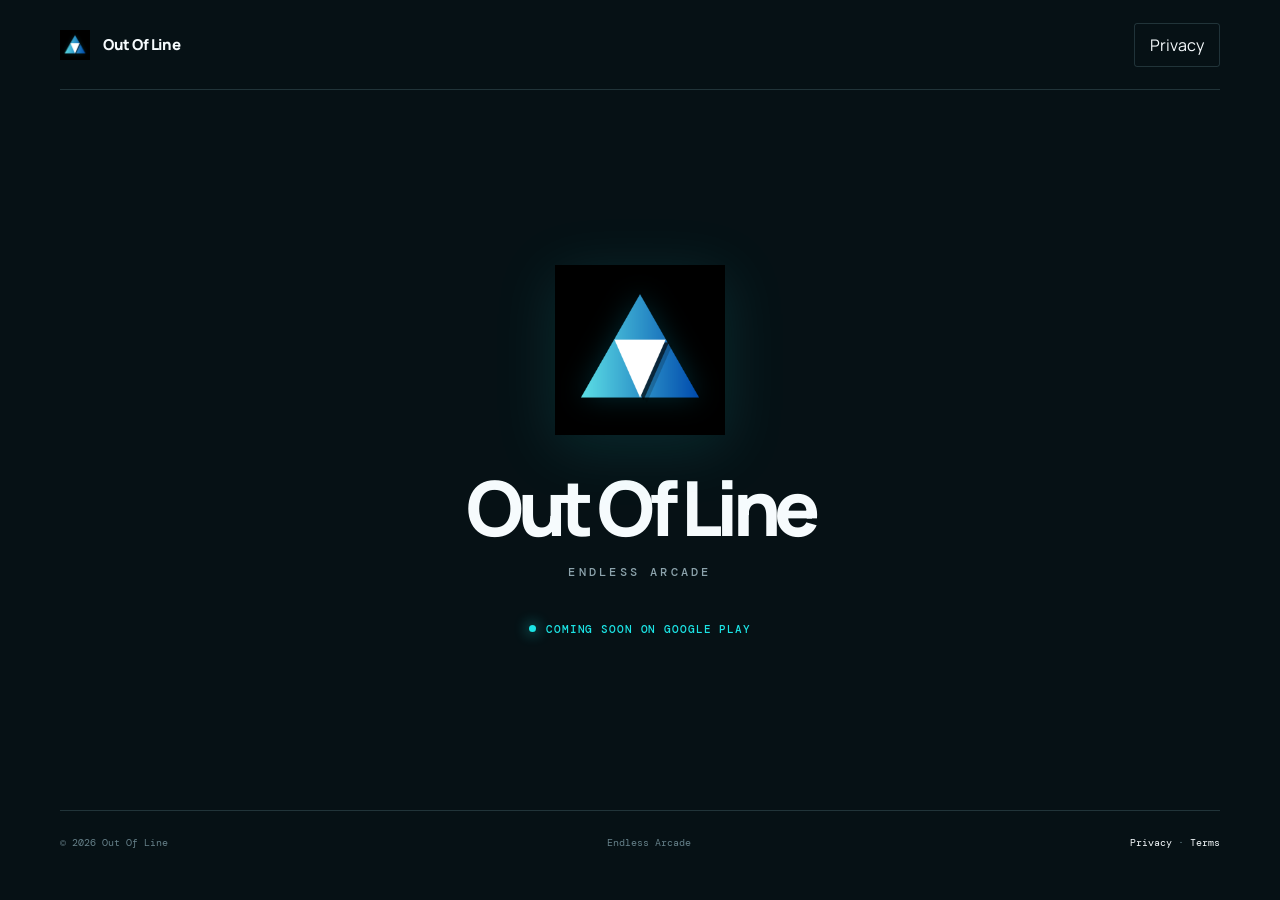
<file: index.html>
<!doctype html>
<html lang="en">
<head>
  <meta charset="UTF-8" />
  <meta name="viewport" content="width=device-width, initial-scale=1.0" />
  <meta name="description" content="Out Of Line — an endless two-lane arcade game." />
  <title>Out Of Line — Endless Arcade</title>
  <link rel="icon" href="logo.png" type="image/png" />
  <link rel="stylesheet" href="styles.css" />
</head>
<body>
  <header class="site-header">
    <a class="brand" href="index.html" aria-label="Out Of Line home">
      <img class="brand-mark" src="logo.png" alt="" aria-hidden="true" />
      <span class="brand-name">Out Of Line</span>
    </a>
    <a class="nav-button" href="privacy.html">Privacy</a>
  </header>

  <main>
    <section class="minimal-hero">
      <img class="hero-logo" src="logo.png" alt="Out Of Line logo" />
      <p class="hero-name">Out Of Line</p>
      <p class="hero-tagline">Endless Arcade</p>
      <p class="coming-soon"><span></span> Coming soon on Google Play</p>
    </section>
  </main>

  <footer class="site-footer">
    <span>© 2026 Out Of Line</span>
    <span>Endless Arcade</span>
    <span><a href="privacy.html">Privacy</a> · <a href="terms.html">Terms</a></span>
  </footer>
</body>
</html>
</file>
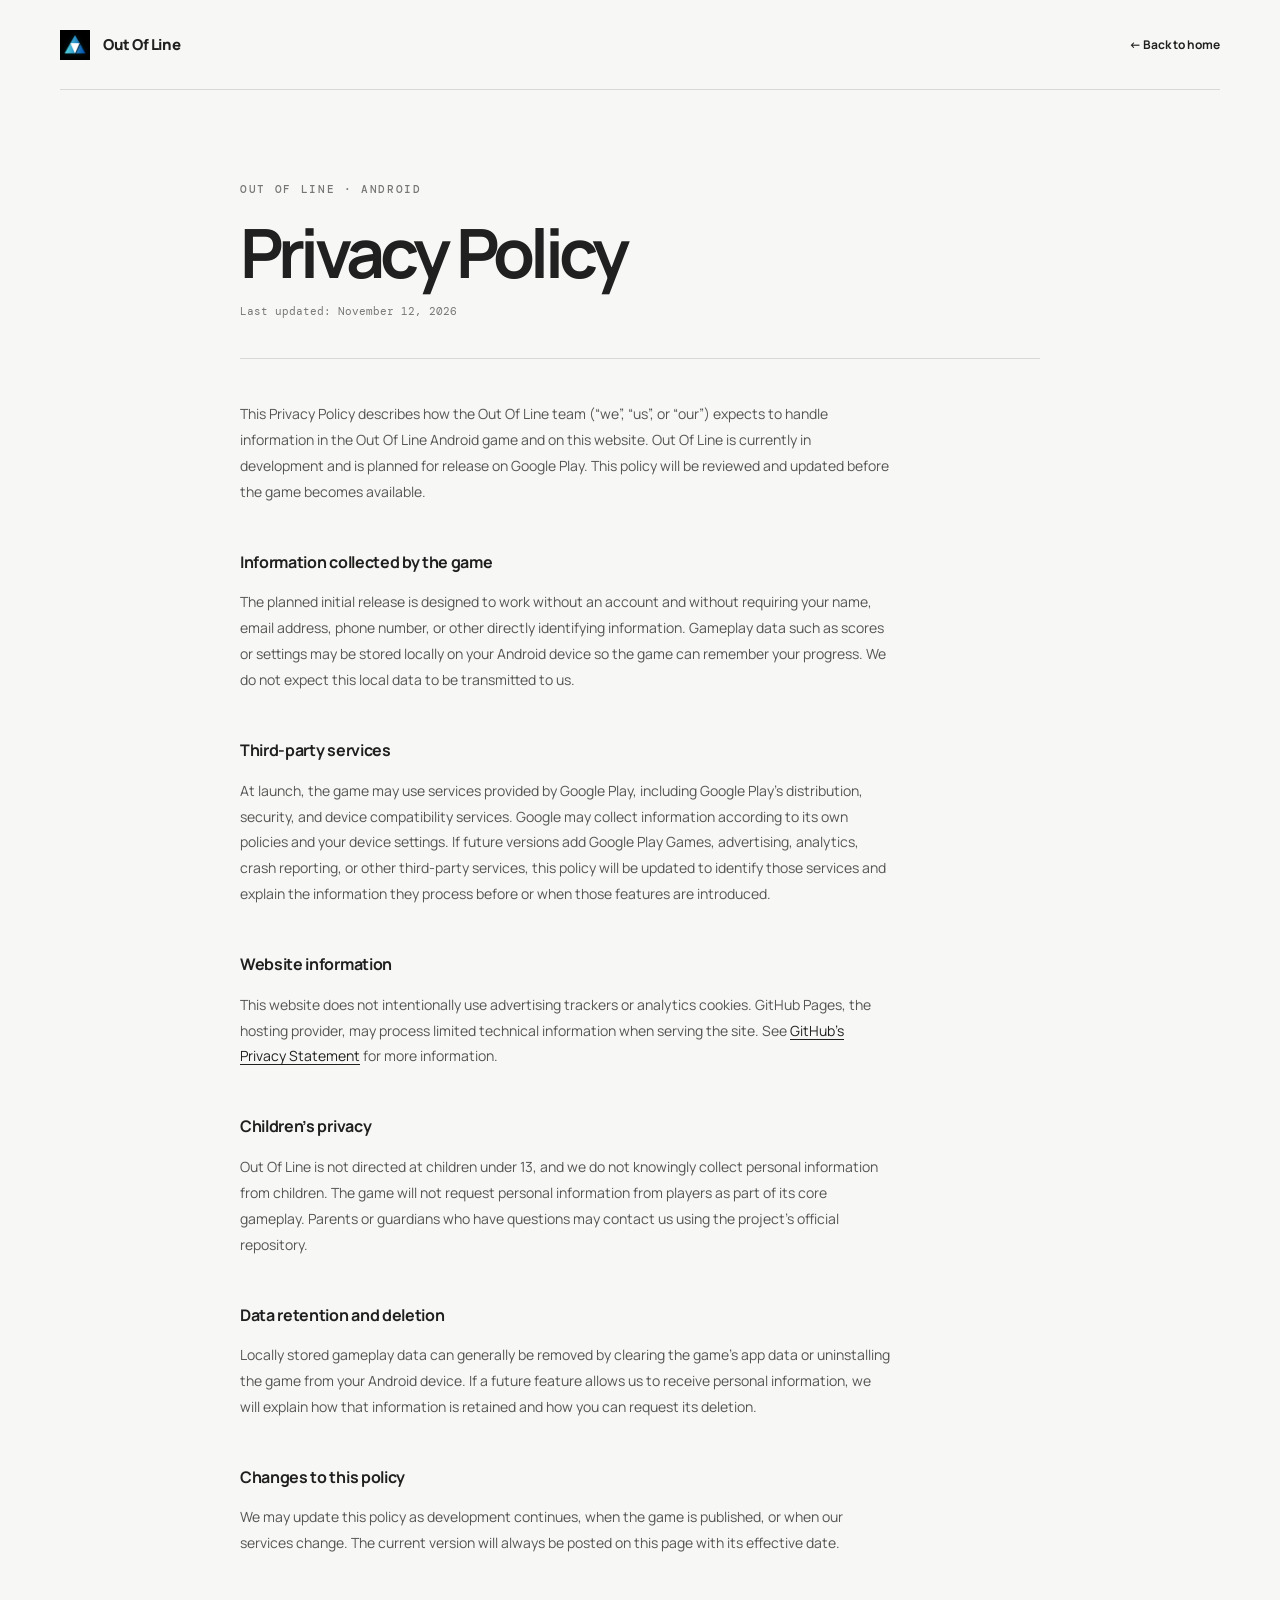
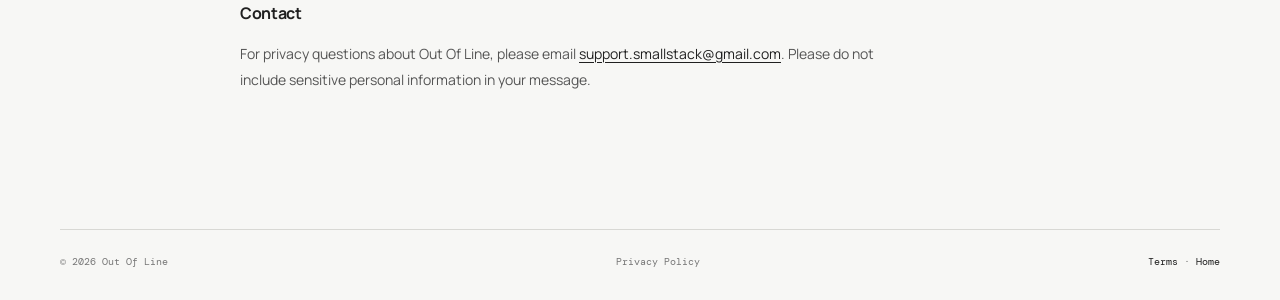
<file: privacy.html>
<!doctype html>
<html lang="en">
<head>
  <meta charset="UTF-8" />
  <meta name="viewport" content="width=device-width, initial-scale=1.0" />
  <meta name="description" content="Privacy policy for the upcoming Out Of Line Android game." />
  <title>Privacy Policy — Out Of Line</title>
  <link rel="icon" href="logo.png" type="image/png" />
  <link rel="stylesheet" href="styles.css" />
</head>
<body class="privacy-page">
  <header class="site-header">
    <a class="brand" href="index.html" aria-label="Out Of Line home">
      <img class="brand-mark" src="logo.png" alt="" aria-hidden="true" />
      <span class="brand-name">Out Of Line</span>
    </a>
    <a class="back-link" href="index.html">← Back to home</a>
  </header>

  <main class="privacy-main">
    <div class="privacy-heading">
      <p class="privacy-kicker">Out Of Line · Android</p>
      <h1>Privacy Policy</h1>
      <p class="privacy-updated">Last updated: November 12, 2026</p>
    </div>
    <article class="policy-content">
      <p>This Privacy Policy describes how the Out Of Line team (“we”, “us”, or “our”) expects to handle information in the Out Of Line Android game and on this website. Out Of Line is currently in development and is planned for release on Google Play. This policy will be reviewed and updated before the game becomes available.</p>
      <h2>Information collected by the game</h2>
      <p>The planned initial release is designed to work without an account and without requiring your name, email address, phone number, or other directly identifying information. Gameplay data such as scores or settings may be stored locally on your Android device so the game can remember your progress. We do not expect this local data to be transmitted to us.</p>
      <h2>Third-party services</h2>
      <p>At launch, the game may use services provided by Google Play, including Google Play’s distribution, security, and device compatibility services. Google may collect information according to its own policies and your device settings. If future versions add Google Play Games, advertising, analytics, crash reporting, or other third-party services, this policy will be updated to identify those services and explain the information they process before or when those features are introduced.</p>
      <h2>Website information</h2>
      <p>This website does not intentionally use advertising trackers or analytics cookies. GitHub Pages, the hosting provider, may process limited technical information when serving the site. See <a href="https://docs.github.com/en/site-policy/privacy-policies/github-privacy-statement" rel="noreferrer">GitHub’s Privacy Statement</a> for more information.</p>
      <h2>Children’s privacy</h2>
      <p>Out Of Line is not directed at children under 13, and we do not knowingly collect personal information from children. The game will not request personal information from players as part of its core gameplay. Parents or guardians who have questions may contact us using the project’s official repository.</p>
      <h2>Data retention and deletion</h2>
      <p>Locally stored gameplay data can generally be removed by clearing the game’s app data or uninstalling the game from your Android device. If a future feature allows us to receive personal information, we will explain how that information is retained and how you can request its deletion.</p>
      <h2>Changes to this policy</h2>
      <p>We may update this policy as development continues, when the game is published, or when our services change. The current version will always be posted on this page with its effective date.</p>
      <h2>Contact</h2>
      <p>For privacy questions about Out Of Line, please email <a href="mailto:support.smallstack@gmail.com">support.smallstack@gmail.com</a>. Please do not include sensitive personal information in your message.</p>
    </article>
  </main>

  <footer class="site-footer"><span>© 2026 Out Of Line</span><span>Privacy Policy</span><span><a href="terms.html">Terms</a> · <a href="index.html">Home</a></span></footer>
</body>
</html>
</file>
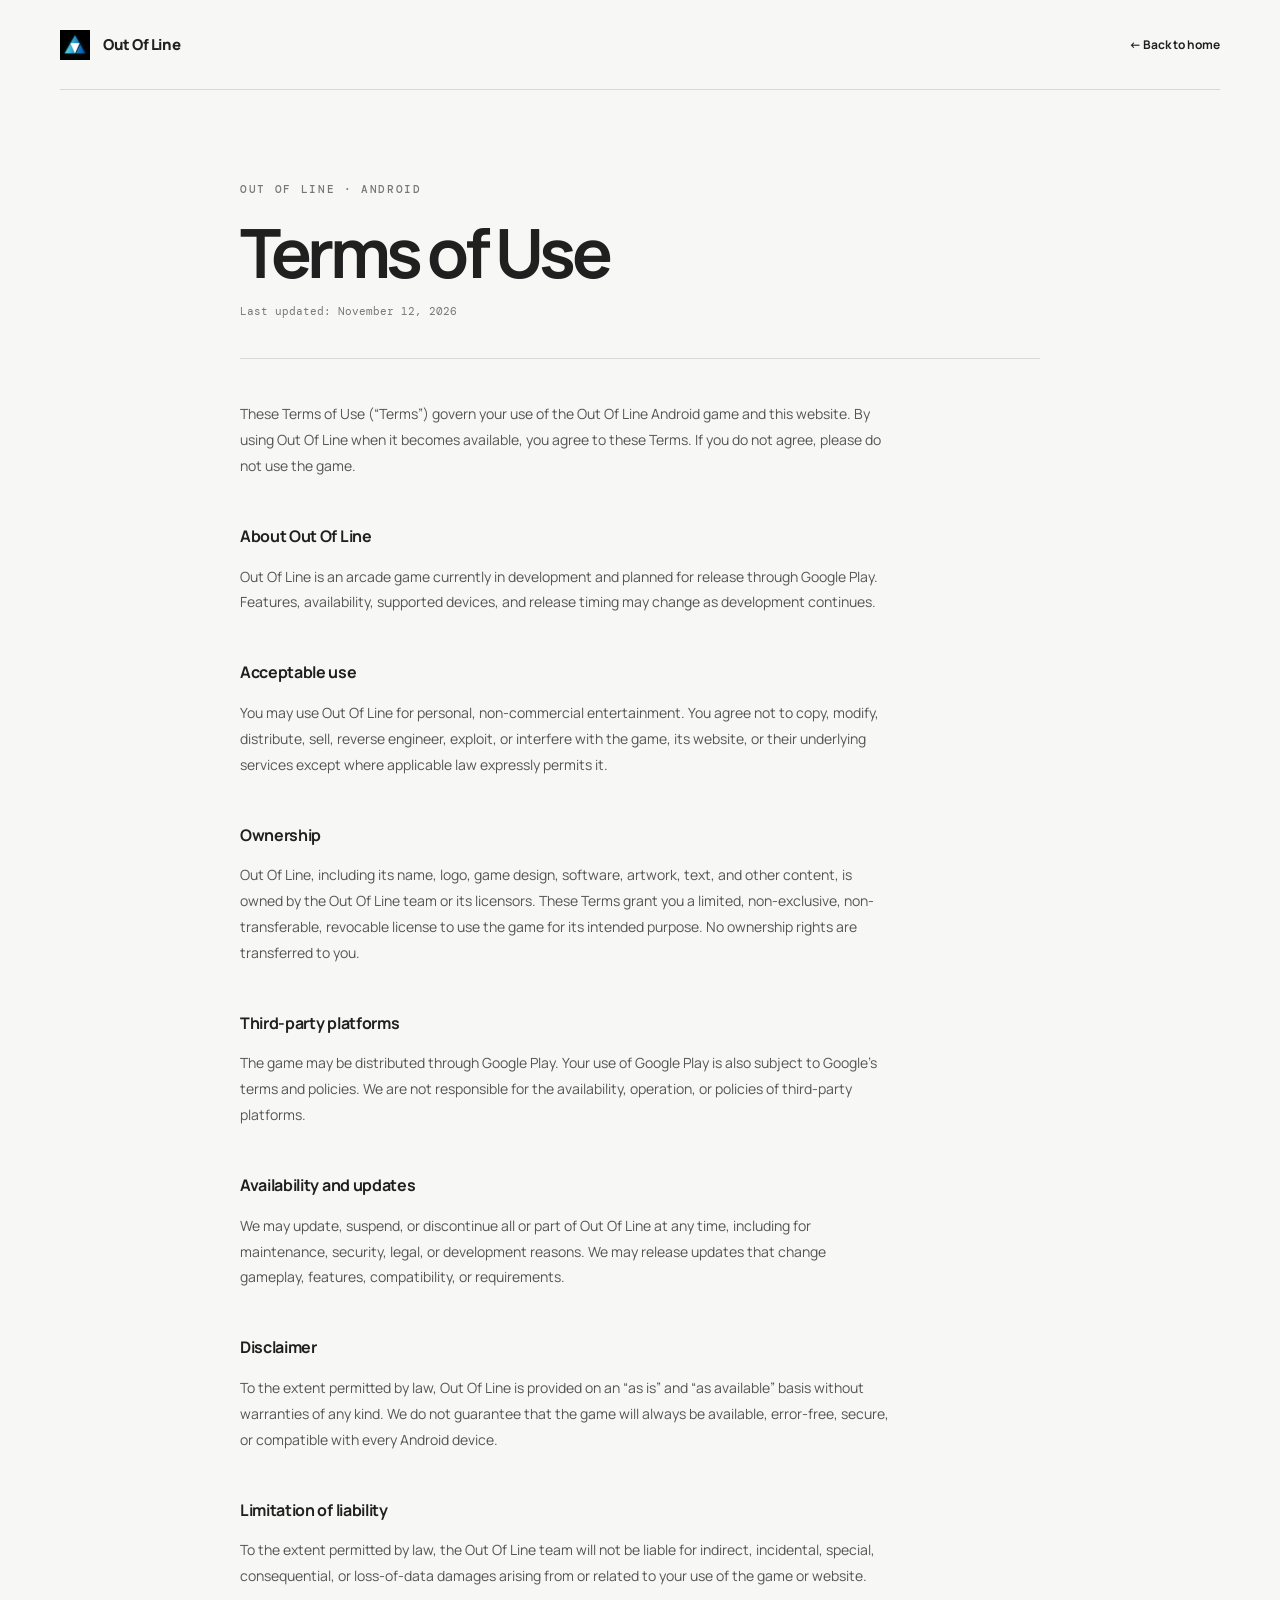
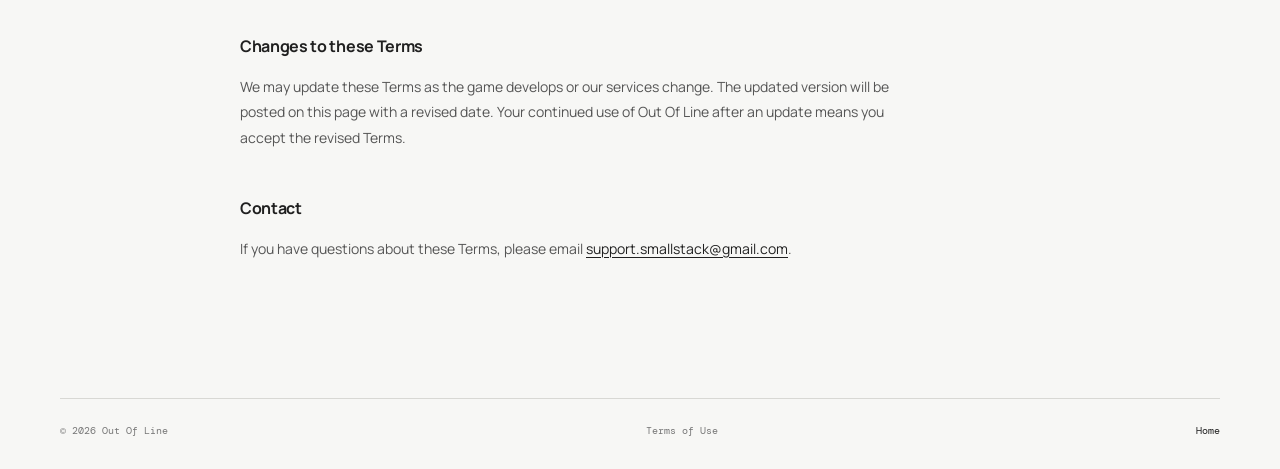
<file: terms.html>
<!doctype html>
<html lang="en">
<head>
  <meta charset="UTF-8" />
  <meta name="viewport" content="width=device-width, initial-scale=1.0" />
  <meta name="description" content="Terms of Use for the upcoming Out Of Line Android game." />
  <title>Terms of Use — Out Of Line</title>
  <link rel="icon" href="logo.png" type="image/png" />
  <link rel="stylesheet" href="styles.css" />
</head>
<body class="privacy-page">
  <header class="site-header">
    <a class="brand" href="index.html" aria-label="Out Of Line home">
      <img class="brand-mark" src="logo.png" alt="" aria-hidden="true" />
      <span class="brand-name">Out Of Line</span>
    </a>
    <a class="back-link" href="index.html">← Back to home</a>
  </header>

  <main class="privacy-main">
    <div class="privacy-heading">
      <p class="privacy-kicker">Out Of Line · Android</p>
      <h1>Terms of Use</h1>
      <p class="privacy-updated">Last updated: November 12, 2026</p>
    </div>
    <article class="policy-content">
      <p>These Terms of Use (“Terms”) govern your use of the Out Of Line Android game and this website. By using Out Of Line when it becomes available, you agree to these Terms. If you do not agree, please do not use the game.</p>
      <h2>About Out Of Line</h2>
      <p>Out Of Line is an arcade game currently in development and planned for release through Google Play. Features, availability, supported devices, and release timing may change as development continues.</p>
      <h2>Acceptable use</h2>
      <p>You may use Out Of Line for personal, non-commercial entertainment. You agree not to copy, modify, distribute, sell, reverse engineer, exploit, or interfere with the game, its website, or their underlying services except where applicable law expressly permits it.</p>
      <h2>Ownership</h2>
      <p>Out Of Line, including its name, logo, game design, software, artwork, text, and other content, is owned by the Out Of Line team or its licensors. These Terms grant you a limited, non-exclusive, non-transferable, revocable license to use the game for its intended purpose. No ownership rights are transferred to you.</p>
      <h2>Third-party platforms</h2>
      <p>The game may be distributed through Google Play. Your use of Google Play is also subject to Google’s terms and policies. We are not responsible for the availability, operation, or policies of third-party platforms.</p>
      <h2>Availability and updates</h2>
      <p>We may update, suspend, or discontinue all or part of Out Of Line at any time, including for maintenance, security, legal, or development reasons. We may release updates that change gameplay, features, compatibility, or requirements.</p>
      <h2>Disclaimer</h2>
      <p>To the extent permitted by law, Out Of Line is provided on an “as is” and “as available” basis without warranties of any kind. We do not guarantee that the game will always be available, error-free, secure, or compatible with every Android device.</p>
      <h2>Limitation of liability</h2>
      <p>To the extent permitted by law, the Out Of Line team will not be liable for indirect, incidental, special, consequential, or loss-of-data damages arising from or related to your use of the game or website.</p>
      <h2>Changes to these Terms</h2>
      <p>We may update these Terms as the game develops or our services change. The updated version will be posted on this page with a revised date. Your continued use of Out Of Line after an update means you accept the revised Terms.</p>
      <h2>Contact</h2>
      <p>If you have questions about these Terms, please email <a href="mailto:support.smallstack@gmail.com">support.smallstack@gmail.com</a>.</p>
    </article>
  </main>

  <footer class="site-footer"><span>© 2026 Out Of Line</span><span>Terms of Use</span><a href="index.html">Home</a></footer>
</body>
</html>
</file>
<file: styles.css>
@import url('https://fonts.googleapis.com/css2?family=DM+Mono:wght@400;500&family=Manrope:wght@400;500;600;700;800&display=swap');

:root { --ink: #f6fbfd; --muted: #8ca3ac; --bg: #061115; --panel: #0b1b20; --line: rgba(157, 210, 218, .18); --cyan: #1ce4e5; --blue: #287bcc; }
* { box-sizing: border-box; }
html { scroll-behavior: smooth; }
body { margin: 0; color: var(--ink); background: var(--bg); font-family: 'Manrope', sans-serif; }
a { color: inherit; text-decoration: none; }
.site-header { width: min(1160px, calc(100% - 64px)); margin: 0 auto; min-height: 90px; display: flex; align-items: center; justify-content: space-between; border-bottom: 1px solid var(--line); }
.brand { display: inline-flex; align-items: center; gap: 13px; font-size: 15px; font-weight: 800; letter-spacing: -.03em; }
.brand-mark { width: 30px; height: 30px; display: block; object-fit: contain; }
.nav { display: flex; align-items: center; gap: 32px; color: var(--muted); font-size: 12px; font-weight: 700; }
.nav a:hover, .back-link:hover, .site-footer a:hover { color: var(--cyan); }
.nav-button { color: var(--ink); border: 1px solid var(--line); padding: 10px 15px; border-radius: 3px; }
.minimal-hero { width: min(1160px, calc(100% - 64px)); min-height: calc(100vh - 180px); margin: 0 auto; display: flex; flex-direction: column; align-items: center; justify-content: center; text-align: center; }
.hero-logo { width: clamp(110px, 16vw, 170px); height: auto; margin-bottom: 34px; filter: drop-shadow(0 12px 30px rgba(28, 228, 229, .12)); }
.hero-name { margin: 0; color: var(--ink); font-size: clamp(44px, 7vw, 76px); font-weight: 800; letter-spacing: -.08em; line-height: 1; }
.hero-tagline { margin: 19px 0 42px; color: var(--muted); font: 500 12px 'DM Mono', monospace; letter-spacing: .27em; text-transform: uppercase; }
.coming-soon { display: inline-flex; align-items: center; gap: 10px; margin: 0; color: var(--cyan); font: 500 11px 'DM Mono', monospace; letter-spacing: .08em; text-transform: uppercase; }
.coming-soon span { width: 7px; height: 7px; display: inline-block; border-radius: 50%; background: var(--cyan); box-shadow: 0 0 14px var(--cyan); }
.hero { width: min(1160px, calc(100% - 64px)); min-height: 670px; margin: 0 auto; display: grid; grid-template-columns: .87fr 1.13fr; align-items: center; gap: 45px; }
.hero-content { padding: 78px 0; position: relative; z-index: 1; }
.eyebrow, .privacy-kicker { color: var(--cyan); font: 500 11px 'DM Mono', monospace; letter-spacing: .15em; text-transform: uppercase; }
.eyebrow-dot { width: 6px; height: 6px; display: inline-block; margin-right: 8px; background: var(--cyan); border-radius: 50%; box-shadow: 0 0 12px var(--cyan); }
h1, h2, h3, p { margin-top: 0; }
h1 { margin: 22px 0 25px; font-size: clamp(48px, 5.5vw, 78px); line-height: .99; letter-spacing: -.07em; }
h1 em { color: var(--cyan); font-style: normal; }
.hero-copy { max-width: 380px; color: var(--muted); font-size: 15px; line-height: 1.8; }
.hero-actions { display: flex; align-items: center; gap: 20px; margin-top: 40px; }
.primary-button, .outline-button { display: inline-flex; align-items: center; gap: 18px; padding: 15px 19px; border: 1px solid var(--cyan); border-radius: 3px; color: #021214; background: var(--cyan); font-size: 12px; font-weight: 800; transition: transform .2s, box-shadow .2s; }
.primary-button:hover, .outline-button:hover { transform: translateY(-2px); box-shadow: 0 10px 35px rgba(28, 228, 229, .2); }
.primary-button span, .outline-button span { font-size: 17px; line-height: 0; }
.platform-note { color: #637d85; font: 10px 'DM Mono', monospace; letter-spacing: .08em; }
.hero-visual { min-width: 0; position: relative; padding: 52px 0; }
.glow-orb { position: absolute; top: 35%; left: 50%; width: 75%; height: 50%; transform: translate(-50%, -50%); border-radius: 50%; background: rgba(12, 182, 205, .14); filter: blur(50px); }
.game-device { aspect-ratio: 1.7; position: relative; z-index: 1; overflow: hidden; border: 3px solid #34444d; border-radius: 28px; background: radial-gradient(ellipse at 50% 45%, #0d2c32, #010608 68%); box-shadow: 0 24px 70px rgba(0, 0, 0, .65), inset 0 0 35px rgba(0, 196, 211, .08); }
.game-device::after { content: ''; position: absolute; inset: 0; border: 1px solid rgba(255,255,255,.13); border-radius: 25px; pointer-events: none; }
.device-top, .device-footer { position: absolute; left: 5%; right: 5%; display: flex; justify-content: space-between; color: var(--cyan); font: 700 10px 'DM Mono', monospace; letter-spacing: .04em; }
.device-top { top: 9%; }.device-footer { bottom: 9%; color: #4dc4cf; }.device-footer span:last-child { color: #9aeef0; font-size: 8px; }
.lane { position: absolute; left: 2%; right: 2%; height: 2px; background: var(--cyan); box-shadow: 0 0 8px var(--cyan); }.lane-top { top: 45%; }.lane-bottom { top: 69%; }
.runner { position: absolute; width: 30px; height: 30px; left: 48%; top: 42%; background: #ecffff; border: 4px solid var(--cyan); box-shadow: 0 0 24px var(--cyan); }
.device-score { position: absolute; top: 17%; left: 49%; transform: translateX(-50%); font-size: 30px; font-weight: 700; }.device-score small { display: block; color: var(--cyan); font: 10px 'DM Mono', monospace; text-align: center; border-top: 2px solid var(--cyan); padding-top: 4px; }
.device-label { position: absolute; top: 51%; width: 100%; color: var(--cyan); text-align: center; font-size: 13px; font-weight: 700; }
.visual-caption { position: relative; z-index: 1; display: flex; align-items: center; justify-content: center; gap: 13px; margin-top: 28px; color: #6a8991; font: 10px 'DM Mono', monospace; letter-spacing: .12em; text-transform: uppercase; }.caption-line { width: 28px; height: 1px; background: var(--cyan); opacity: .6; }
.feature-strip { width: min(1160px, calc(100% - 64px)); margin: 15px auto 115px; padding: 55px 0 0; display: grid; grid-template-columns: 1.2fr repeat(3, 1fr); gap: 35px; border-top: 1px solid var(--line); }.feature-intro h2 { font-size: 26px; line-height: 1.15; letter-spacing: -.05em; }.feature-card { padding-left: 20px; border-left: 1px solid var(--line); }.feature-number { color: var(--cyan); font: 11px 'DM Mono', monospace; }.feature-card h3 { margin: 28px 0 12px; font-size: 16px; }.feature-card p { max-width: 150px; color: var(--muted); font-size: 12px; line-height: 1.7; }.closing-callout { width: min(1160px, calc(100% - 64px)); margin: 0 auto 105px; padding: 38px 42px; display: flex; align-items: center; justify-content: space-between; border: 1px solid var(--line); background: linear-gradient(100deg, rgba(17, 60, 69, .35), rgba(7, 20, 24, .3)); }.closing-callout h2 { margin: 10px 0 0; font-size: 30px; letter-spacing: -.06em; }.outline-button { color: var(--cyan); background: transparent; }.site-footer { width: min(1160px, calc(100% - 64px)); margin: 0 auto; padding: 25px 0 32px; display: flex; justify-content: space-between; border-top: 1px solid var(--line); color: #66818a; font: 10px 'DM Mono', monospace; }.site-footer a { color: var(--ink); }

/* Privacy is intentionally neutral and restrained. */
.privacy-page { color: #202020; background: #f7f7f5; }.privacy-page .site-header { border-bottom-color: #d8d8d4; }.privacy-page .brand-name, .privacy-page .back-link { color: #202020; }.privacy-page .back-link { font-size: 12px; font-weight: 700; }.privacy-main { width: min(800px, calc(100% - 64px)); margin: 0 auto; padding: 92px 0 110px; }.privacy-heading { padding-bottom: 40px; border-bottom: 1px solid #d8d8d4; }.privacy-kicker { color: #777; margin-bottom: 23px; }.privacy-heading h1 { margin: 0 0 18px; color: #202020; font-size: clamp(43px, 6vw, 68px); letter-spacing: -.07em; }.privacy-updated { margin: 0; color: #777; font: 11px 'DM Mono', monospace; }.policy-content { max-width: 650px; padding-top: 42px; color: #555; font-size: 14px; line-height: 1.85; }.policy-content p { margin-bottom: 26px; }.policy-content h2 { margin: 43px 0 12px; color: #202020; font-size: 16px; letter-spacing: -.02em; }.policy-content h2:first-child { margin-top: 0; }.policy-content a { color: #202020; text-decoration: underline; text-underline-offset: 3px; }.privacy-page .site-footer { border-top-color: #d8d8d4; color: #777; }.privacy-page .site-footer a { color: #202020; }
@media (max-width: 820px) { .hero { grid-template-columns: 1fr; min-height: 0; padding: 70px 0 80px; gap: 15px; }.hero-content { padding: 0; }.hero-visual { padding: 15px 0 0; }.feature-strip { grid-template-columns: 1fr 1fr; }.feature-intro { grid-column: 1 / -1; }.closing-callout { align-items: flex-start; flex-direction: column; gap: 28px; } }
@media (max-width: 540px) { .site-header, .hero, .feature-strip, .closing-callout, .site-footer, .privacy-main, .minimal-hero { width: min(100% - 36px, 1160px); }.site-header { min-height: 74px; }.nav { gap: 14px; }.nav a:not(.nav-button) { display: none; } h1 { font-size: 50px; }.hero-actions { align-items: flex-start; flex-direction: column; gap: 16px; }.game-device { border-radius: 17px; }.feature-strip { grid-template-columns: 1fr; margin-bottom: 75px; }.feature-intro { grid-column: auto; }.feature-card { min-height: 130px; }.closing-callout { margin-bottom: 70px; padding: 28px 24px; }.site-footer { gap: 12px; flex-wrap: wrap; }.privacy-main { padding: 65px 0 75px; }.minimal-hero { min-height: calc(100vh - 150px); }.hero-logo { margin-bottom: 26px; }.hero-tagline { margin-bottom: 34px; } }
</file>
